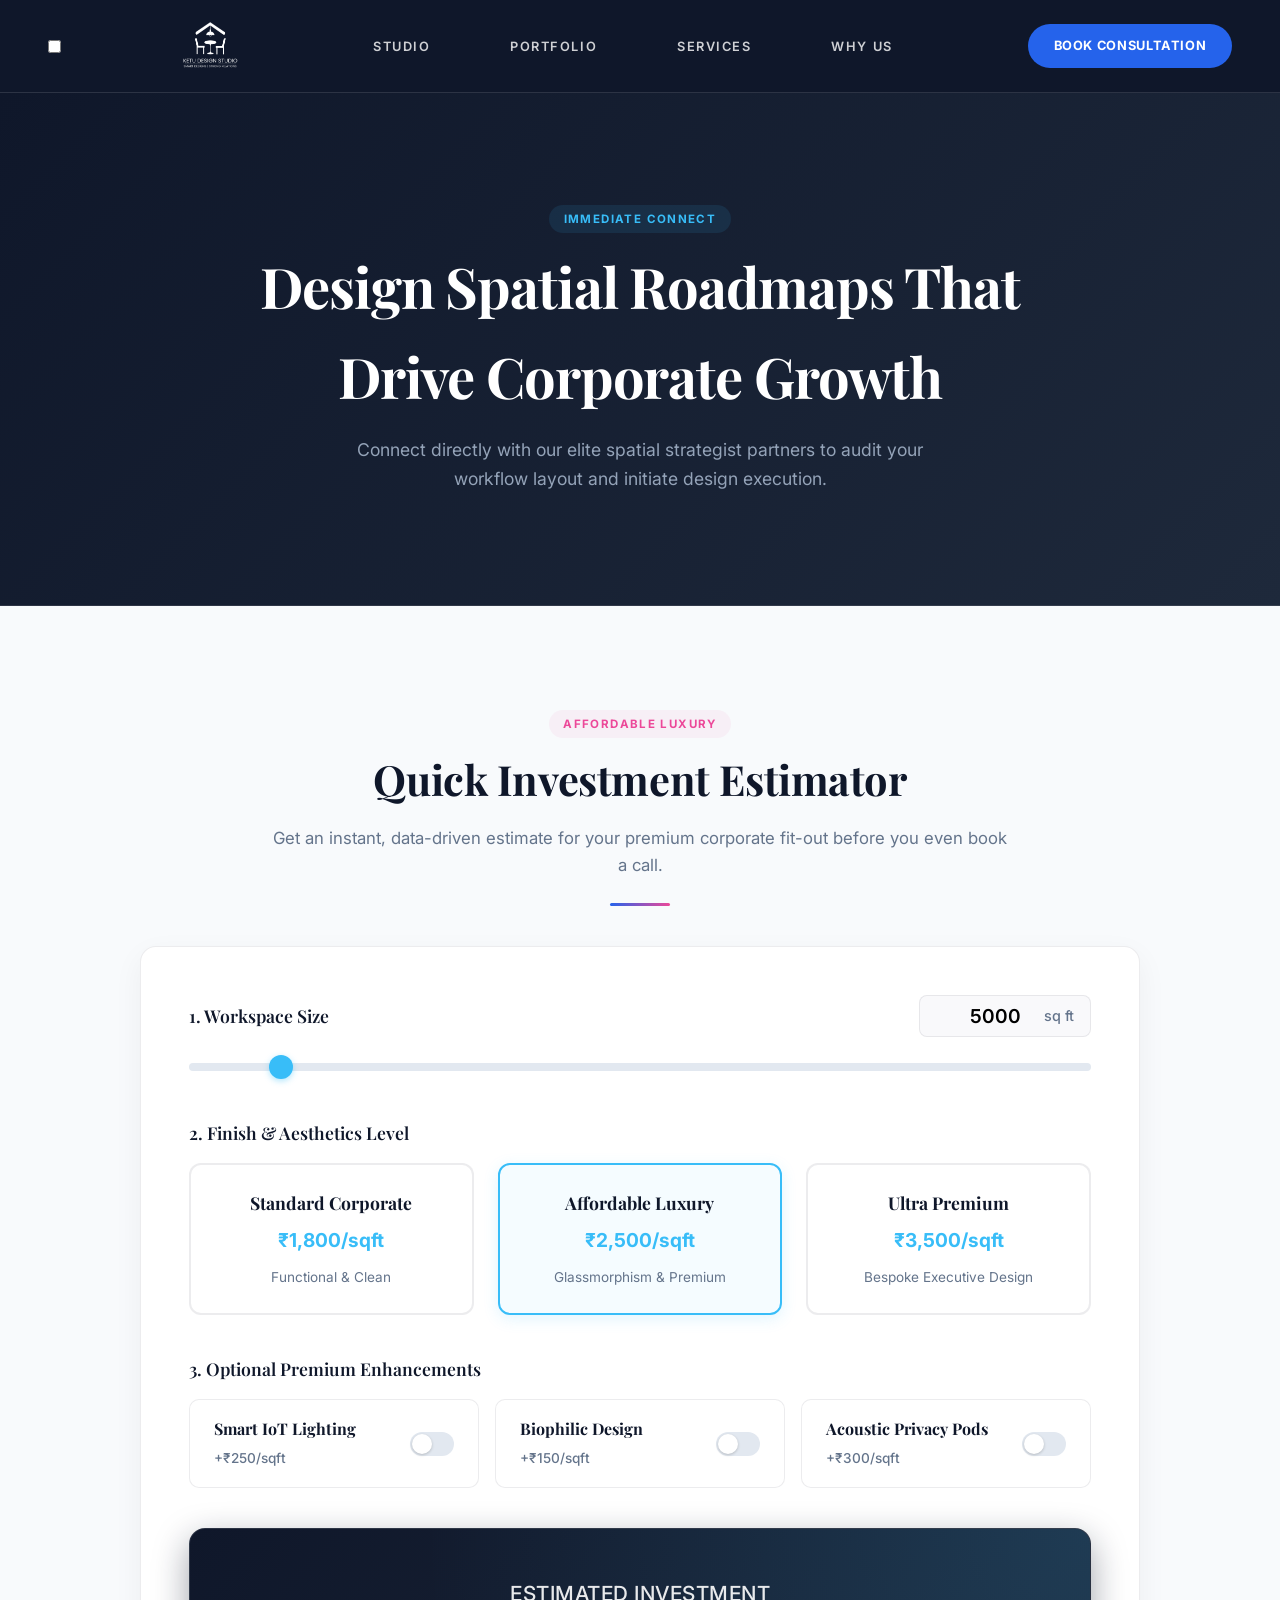
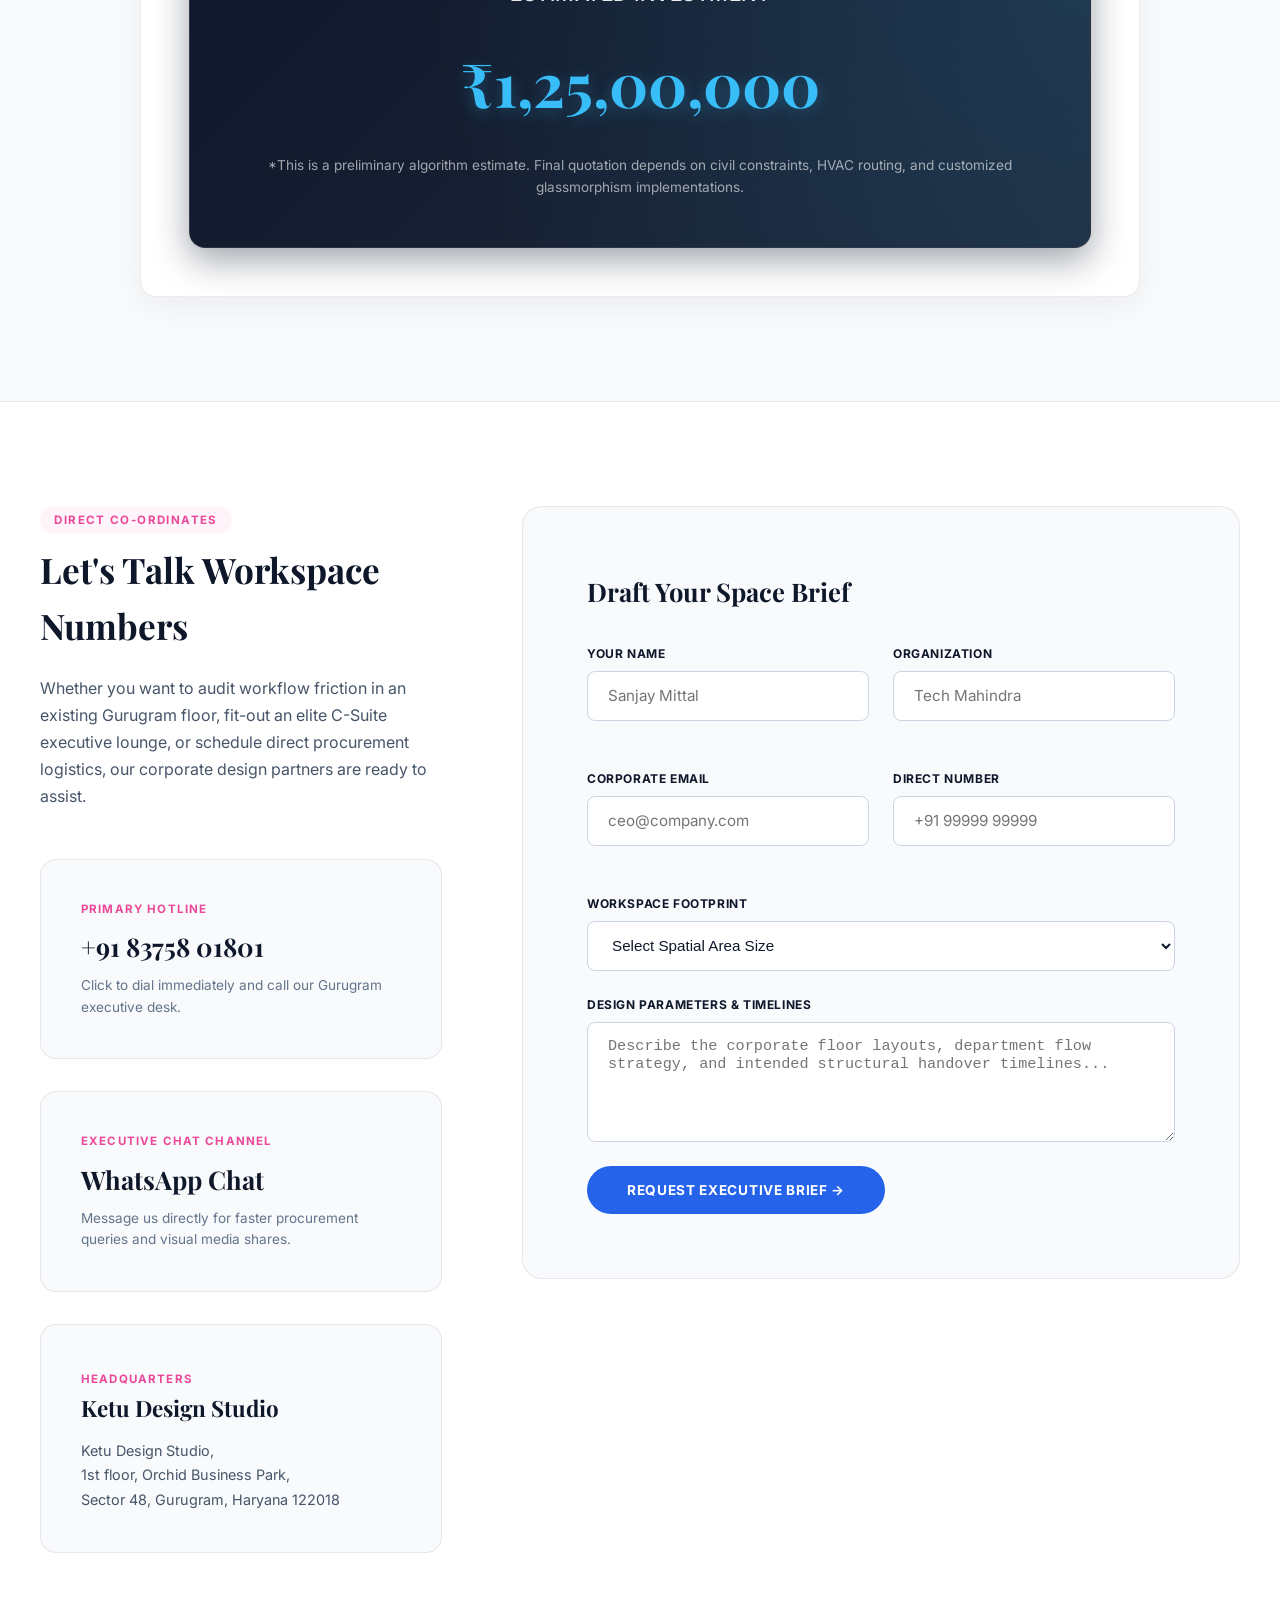
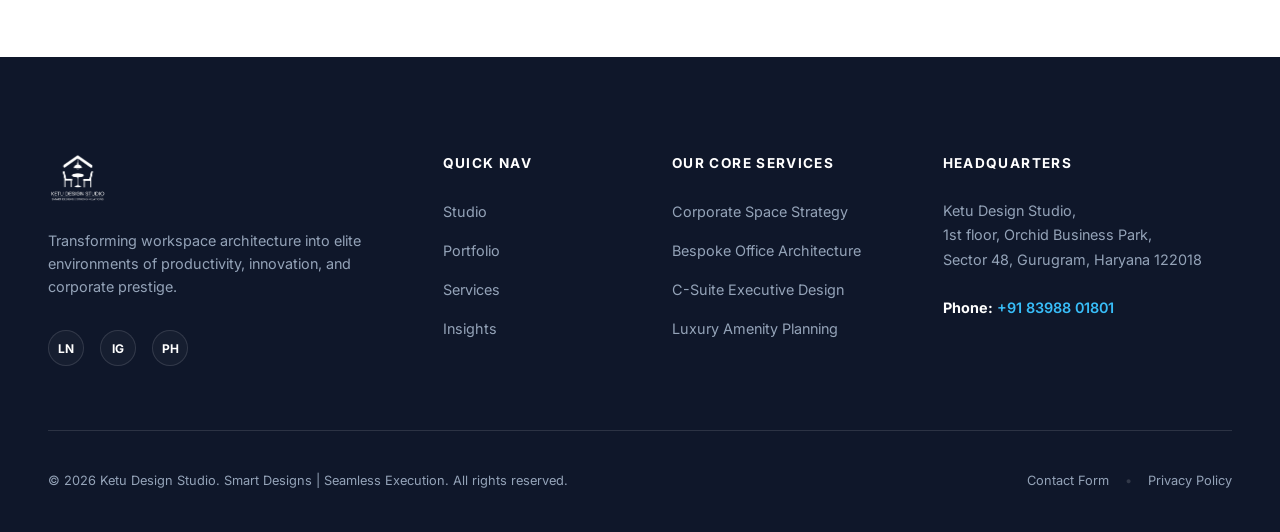
<file: contact.html>
<!DOCTYPE html>
<html lang="en">
<head>
    <meta charset="UTF-8" />
    <meta http-equiv="X-UA-Compatible" content="IE=edge" />
    <meta name="viewport" content="width=device-width, initial-scale=1.0" />
    <title>Schedule a Workspace Audit | Ketu Design Studio</title>
    <!-- Google Fonts: Playfair Display (Serif) & Inter (Sans-Serif) -->
    <link rel="preconnect" href="https://fonts.googleapis.com" />
    <link rel="preconnect" href="https://fonts.gstatic.com" crossorigin />
    <link href="https://fonts.googleapis.com/css2?family=Inter:wght@300;400;500;600;700&family=Playfair+Display:ital,wght@0,400;0,600;0,700;1,400&display=swap" rel="stylesheet" />
    <link rel="stylesheet" href="style.css" />
</head>
<body>

    <!-- Top Navigation Bar -->
    <nav class="navbar">
        <div class="logo">
            <a href="index.html">
                <img src="logo.png" alt="Ketu Design Studio" />
            </a>
        </div>
        <ul class="nav-links">
            <li><a href="index.html">STUDIO</a></li>
            <li><a href="portfolio.html">PORTFOLIO</a></li>
            <li><a href="services.html">SERVICES</a></li>
            <li><a href="whyus.html">WHY US</a></li>
        </ul>
        <div class="nav-cta">
            <a href="contact.html" class="consultation-btn-nav">BOOK CONSULTATION</a>
        </div>
    </nav>

    <!-- Floating Mobile/Tablet Consultation Trigger -->
    <a href="contact.html" class="floating-consultation-btn">Book a Consultation</a>

    <!-- Page Banner -->
    <header class="page-banner">
        <div class="page-banner-content">
            <span class="badge badge-light">IMMEDIATE CONNECT</span>
            <h1>Design Spatial Roadmaps That Drive Corporate Growth</h1>
            <p>Connect directly with our elite spatial strategist partners to audit your workflow layout and initiate design execution.</p>
        </div>
    </header>

    <!-- Estimation Calculator Section -->
    <section class="page-section" style="background-color: var(--light-bg); border-bottom: 1px solid var(--dark-border);">
        <div class="page-container-large">
            <div class="section-header" style="padding-top: 0;">
                <span class="badge">AFFORDABLE LUXURY</span>
                <h2>Quick Investment Estimator</h2>
                <p class="section-subtitle">Get an instant, data-driven estimate for your premium corporate fit-out before you even book a call.</p>
                <div class="divider"></div>
            </div>

            <div class="calculator-container advanced-calc">
                <div class="calc-top-row">
                    <!-- Area Slider -->
                    <div class="calc-section">
                        <div class="calc-section-header">
                            <h3>1. Workspace Size</h3>
                            <div class="area-input-wrapper">
                                <input type="number" id="calc-area" value="5000" min="500" max="50000">
                                <span>sq ft</span>
                            </div>
                        </div>
                        <input type="range" id="calc-area-slider" min="500" max="50000" step="500" value="5000" class="styled-slider">
                    </div>
                </div>

                <!-- Quality Cards -->
                <div class="calc-section">
                    <h3>2. Finish & Aesthetics Level</h3>
                    <div class="quality-cards">
                        <label class="quality-card">
                            <input type="radio" name="calc-quality" value="1800">
                            <div class="card-content">
                                <h4>Standard Corporate</h4>
                                <p>₹1,800/sqft</p>
                                <span>Functional & Clean</span>
                            </div>
                        </label>
                        <label class="quality-card active">
                            <input type="radio" name="calc-quality" value="2500" checked>
                            <div class="card-content">
                                <h4>Affordable Luxury</h4>
                                <p>₹2,500/sqft</p>
                                <span>Glassmorphism & Premium</span>
                            </div>
                        </label>
                        <label class="quality-card">
                            <input type="radio" name="calc-quality" value="3500">
                            <div class="card-content">
                                <h4>Ultra Premium</h4>
                                <p>₹3,500/sqft</p>
                                <span>Bespoke Executive Design</span>
                            </div>
                        </label>
                    </div>
                </div>

                <!-- Add-ons -->
                <div class="calc-section">
                    <h3>3. Optional Premium Enhancements</h3>
                    <div class="addons-grid">
                        <label class="addon-toggle">
                            <div class="addon-info">
                                <h4>Smart IoT Lighting</h4>
                                <span>+₹250/sqft</span>
                            </div>
                            <input type="checkbox" class="calc-addon" value="250">
                            <span class="toggle-switch"></span>
                        </label>
                        <label class="addon-toggle">
                            <div class="addon-info">
                                <h4>Biophilic Design</h4>
                                <span>+₹150/sqft</span>
                            </div>
                            <input type="checkbox" class="calc-addon" value="150">
                            <span class="toggle-switch"></span>
                        </label>
                        <label class="addon-toggle">
                            <div class="addon-info">
                                <h4>Acoustic Privacy Pods</h4>
                                <span>+₹300/sqft</span>
                            </div>
                            <input type="checkbox" class="calc-addon" value="300">
                            <span class="toggle-switch"></span>
                        </label>
                    </div>
                </div>
                
                <div class="calc-result-panel">
                    <h3>Estimated Investment</h3>
                    <div class="calc-amount" id="calc-total">₹1,25,00,000</div>
                    <p class="calc-disclaimer">*This is a preliminary algorithm estimate. Final quotation depends on civil constraints, HVAC routing, and customized glassmorphism implementations.</p>
                </div>
            </div>
        </div>
    </section>

    <!-- Contact & Consultation Hub -->
    <section class="page-section">
        <div class="page-container-large">
            <div class="contact-hub-row">
                
                <!-- Left Coordinates Side -->
                <div class="contact-coordinates-side">
                    <span class="badge">DIRECT CO-ORDINATES</span>
                    <h2 style="margin-top: 0.5rem;">Let's Talk Workspace Numbers</h2>
                    <p class="contact-intro">
                        Whether you want to audit workflow friction in an existing Gurugram floor, fit-out an elite C-Suite executive lounge, or schedule direct procurement logistics, our corporate design partners are ready to assist.
                    </p>
                    
                    <!-- Call Link -->
                    <a href="tel:+918375801801" class="contact-card-link">
                        <span class="contact-card-label">Primary Hotline</span>
                        <span class="contact-card-value">+91 83758 01801</span>
                        <span class="contact-card-desc">Click to dial immediately and call our Gurugram executive desk.</span>
                    </a>
                    
                    <!-- WhatsApp Link -->
                    <a href="https://wa.me/918398801801" target="_blank" class="contact-card-link">
                        <span class="contact-card-label">Executive Chat Channel</span>
                        <span class="contact-card-value">WhatsApp Chat</span>
                        <span class="contact-card-desc">Message us directly for faster procurement queries and visual media shares.</span>
                    </a>

                    <!-- Address Block -->
                    <div style="background-color: var(--light-bg); border: 1px solid var(--dark-border); padding: 2.5rem; border-radius: 16px;">
                        <span class="contact-card-label">Headquarters</span>
                        <h4 style="font-family: var(--font-serif); font-size: 1.4rem; color: var(--premium-blue-dark); margin-bottom: 0.75rem;">Ketu Design Studio</h4>
                        <p style="font-size: 0.9rem; color: #475569; line-height: 1.7;">
                            Ketu Design Studio,<br>
                    1st floor, Orchid Business Park,<br>
                    Sector 48, Gurugram, Haryana 122018
                        </p>
                    </div>
                </div>

                <!-- Right Form Side -->
                <div class="contact-form-side">
                    <h3>Draft Your Space Brief</h3>
                    
                    <form action="#" method="POST" onsubmit="alert('Thank you for initiating your design journey. Our executive spatial strategist will contact you within 4 hours.'); return false;">
                        <div class="form-group-row">
                            <div class="form-group">
                                <label for="name">Your Name</label>
                                <input type="text" id="name" placeholder="Sanjay Mittal" required />
                            </div>
                            <div class="form-group">
                                <label for="org">Organization</label>
                                <input type="text" id="org" placeholder="Tech Mahindra" required />
                            </div>
                        </div>

                        <div class="form-group-row">
                            <div class="form-group">
                                <label for="email">Corporate Email</label>
                                <input type="email" id="email" placeholder="ceo@company.com" required />
                            </div>
                            <div class="form-group">
                                <label for="phone">Direct Number</label>
                                <input type="tel" id="phone" placeholder="+91 99999 99999" required />
                            </div>
                        </div>

                        <div class="form-group">
                            <label for="size">Workspace Footprint</label>
                            <select id="size" required>
                                <option value="" disabled selected>Select Spatial Area Size</option>
                                <option value="small">Under 5,000 sq ft</option>
                                <option value="medium">5,000 - 15,000 sq ft</option>
                                <option value="large">15,000 - 30,000 sq ft</option>
                                <option value="enterprise">30,000+ sq ft (Enterprise HQ)</option>
                            </select>
                        </div>

                        <div class="form-group">
                            <label for="message">Design Parameters & Timelines</label>
                            <textarea id="message" placeholder="Describe the corporate floor layouts, department flow strategy, and intended structural handover timelines..." required></textarea>
                        </div>

                        <button type="submit" class="submit-btn">REQUEST EXECUTIVE BRIEF &rarr;</button>
                    </form>
                </div>

            </div>
        </div>
    </section>

    <!-- Expanded Premium Footer -->
    <footer class="footer">
        <div class="footer-top">
            <div class="footer-brand-col">
                <img src="logo.png" alt="Ketu Design Studio" class="footer-logo" />
                <p class="brand-pitch">
                    Transforming workspace architecture into elite environments of productivity, innovation, and corporate prestige.
                </p>
                <div class="social-links">
                    <a href="https://linkedin.com" target="_blank" aria-label="LinkedIn">LN</a>
                    <a href="https://instagram.com" target="_blank" aria-label="Instagram">IG</a>
                    <a href="tel:+918375801801" aria-label="Phone">PH</a>
                </div>
            </div>
            
            <div class="footer-links-col">
                <h3>Quick Nav</h3>
                <ul>
                    <li><a href="index.html">Studio</a></li>
                    <li><a href="portfolio.html">Portfolio</a></li>
                    <li><a href="services.html">Services</a></li>
                    <li><a href="insights.html">Insights</a></li>
                </ul>
            </div>

            <div class="footer-links-col">
                <h3>Our Core Services</h3>
                <ul>
                    <li><a href="services.html#strategy">Corporate Space Strategy</a></li>
                    <li><a href="services.html#architecture">Bespoke Office Architecture</a></li>
                    <li><a href="services.html#suites">C-Suite Executive Design</a></li>
                    <li><a href="services.html#amenities">Luxury Amenity Planning</a></li>
                </ul>
            </div>

            <div class="footer-contact-col">
                <h3>Headquarters</h3>
                <p class="footer-address">
                    Ketu Design Studio,<br>
                    1st floor, Orchid Business Park,<br>

                    Sector 48, Gurugram, Haryana 122018
                </p>
                <p class="footer-phone">
                    <strong>Phone:</strong> <a href="tel:+918398801801">+91 83988 01801</a>
                </p>
            </div>
        </div>

        <div class="footer-bottom">
            <p>&copy; 2026 Ketu Design Studio. Smart Designs | Seamless Execution. All rights reserved.</p>
            <div class="footer-bottom-links">
                <a href="contact.html">Contact Form</a>
                <span class="bullet">&bull;</span>
                <a href="#">Privacy Policy</a>
            </div>
        </div>
    </footer>

    <script src="script.js"></script>
    <script>
    document.addEventListener('DOMContentLoaded', function() {
        const calcArea = document.getElementById('calc-area');
        const calcAreaSlider = document.getElementById('calc-area-slider');
        const qualityRadios = document.querySelectorAll('input[name="calc-quality"]');
        const addonCheckboxes = document.querySelectorAll('.calc-addon');
        const calcTotal = document.getElementById('calc-total');

        if (!calcArea || !calcTotal) return;

        // Sync slider and number input
        calcArea.addEventListener('input', function() {
            calcAreaSlider.value = this.value;
            updateEstimate();
        });
        calcAreaSlider.addEventListener('input', function() {
            calcArea.value = this.value;
            updateEstimate();
        });

        // Update active class on quality cards
        qualityRadios.forEach(radio => {
            radio.addEventListener('change', function() {
                document.querySelectorAll('.quality-card').forEach(card => card.classList.remove('active'));
                if (this.checked) {
                    this.closest('.quality-card').classList.add('active');
                }
                updateEstimate();
            });
        });

        addonCheckboxes.forEach(cb => {
            cb.addEventListener('change', updateEstimate);
        });

        function updateEstimate() {
            const area = parseFloat(calcArea.value) || 0;
            
            let baseRate = 2500;
            const checkedQuality = document.querySelector('input[name="calc-quality"]:checked');
            if (checkedQuality) baseRate = parseFloat(checkedQuality.value);

            let addonRate = 0;
            addonCheckboxes.forEach(cb => {
                if (cb.checked) addonRate += parseFloat(cb.value);
            });

            const total = area * (baseRate + addonRate);
            
            const formatter = new Intl.NumberFormat('en-IN', {
                style: 'currency',
                currency: 'INR',
                maximumFractionDigits: 0
            });
            
            calcTotal.textContent = formatter.format(total);
        }
        
        // Initial call
        updateEstimate();
    });
    </script>
</body>
</html>
</file>
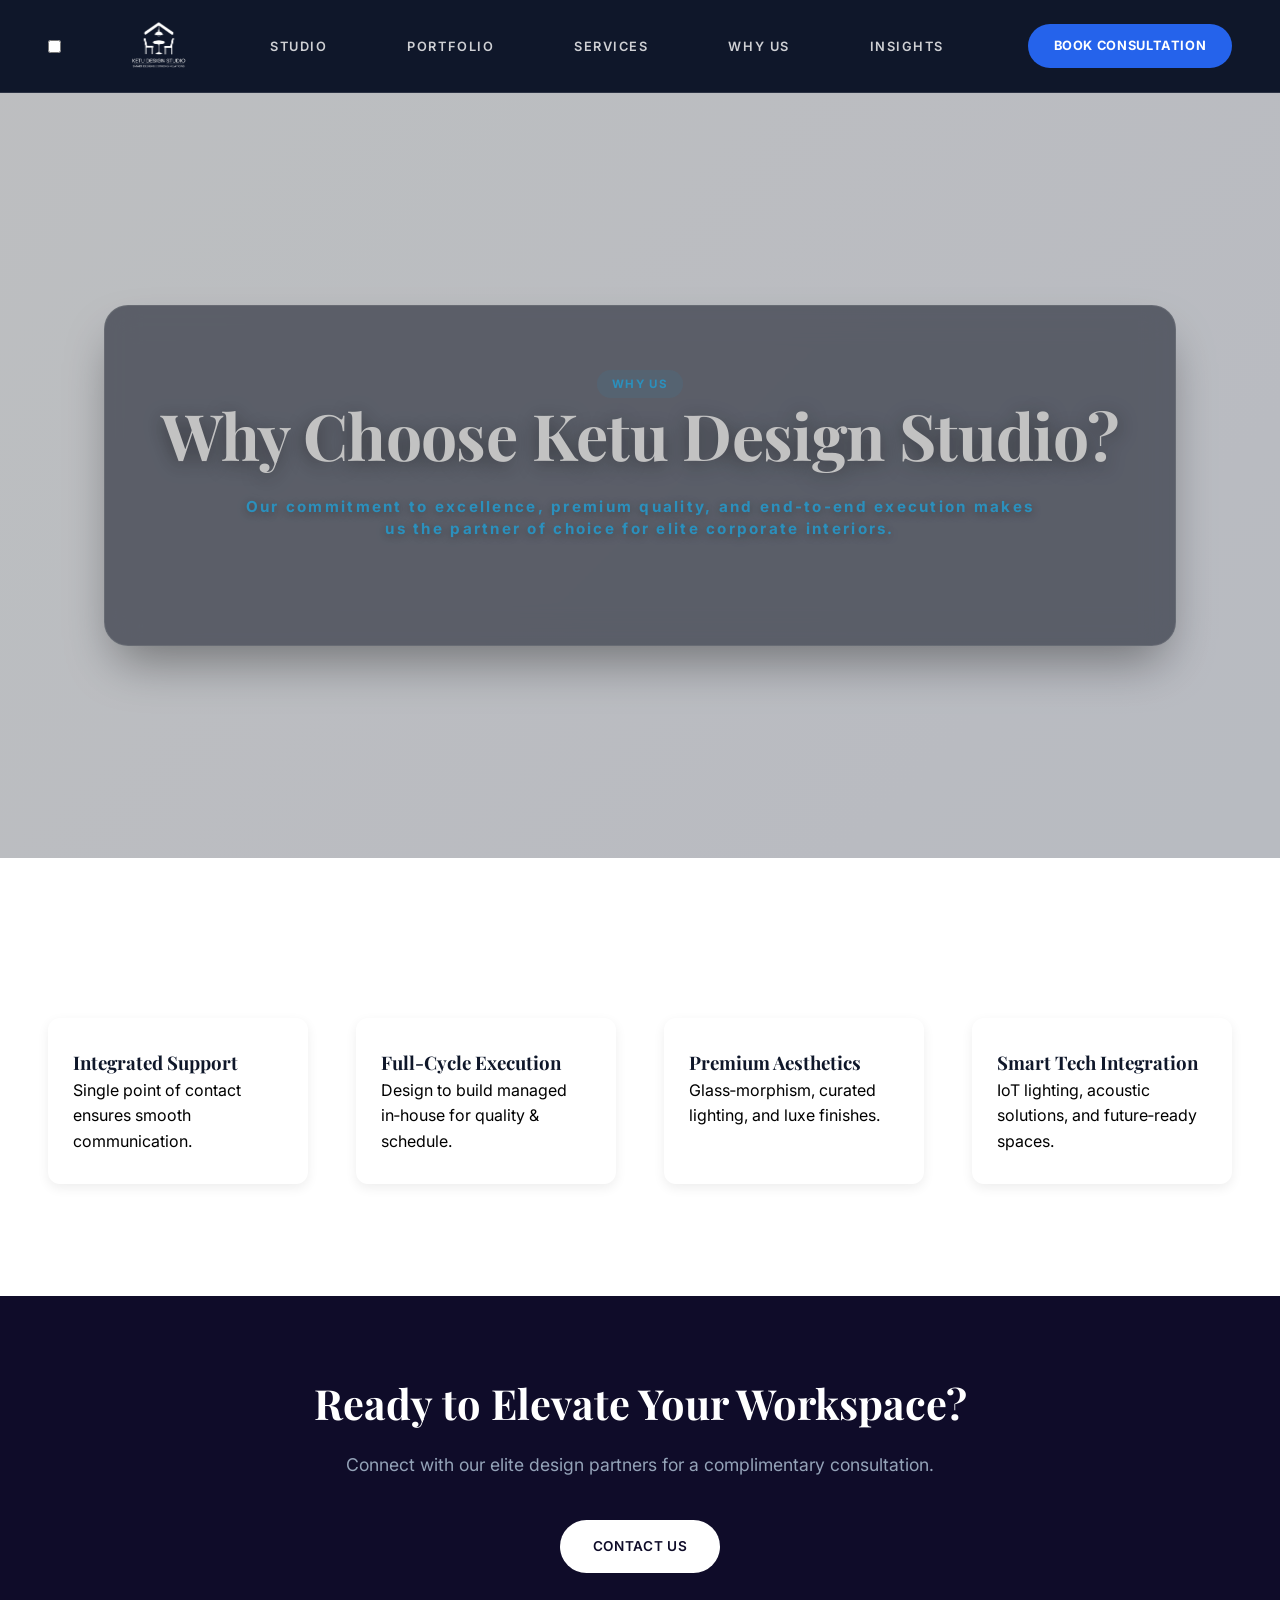
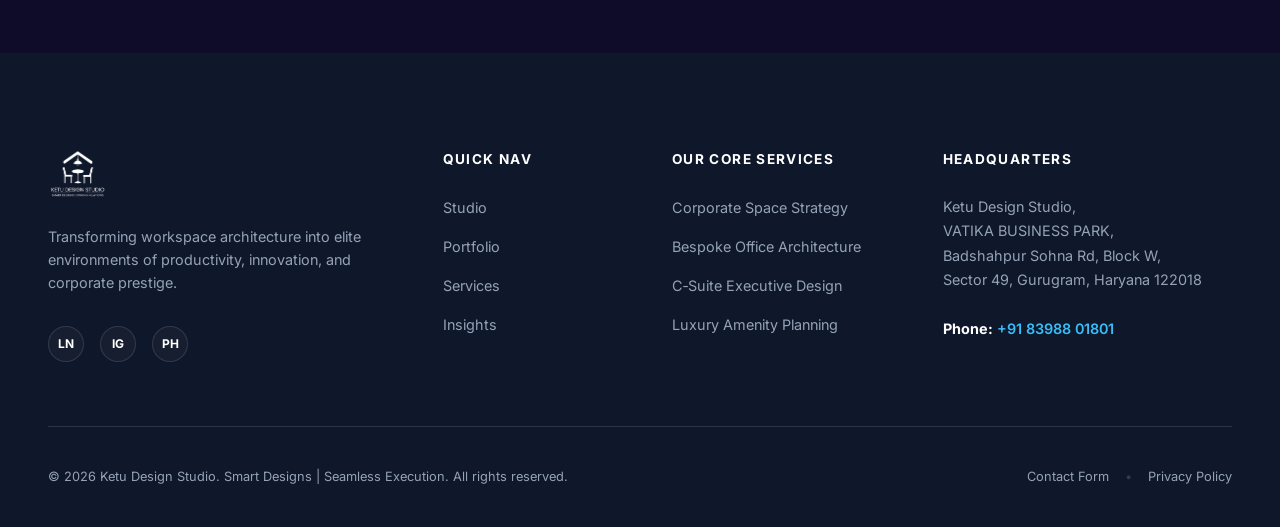
<file: whyus.html>
<!DOCTYPE html>
<html lang="en">
<head>
    <meta charset="UTF-8" />
    <meta http-equiv="X-UA-Compatible" content="IE=edge" />
    <meta name="viewport" content="width=device-width, initial-scale=1.0" />
    <title>Why Choose Ketu Design Studio? | Premium Workspace Solutions</title>
    <link rel="preconnect" href="https://fonts.googleapis.com" />
    <link rel="preconnect" href="https://fonts.gstatic.com" crossorigin />
    <link href="https://fonts.googleapis.com/css2?family=Inter:wght@300;400;500;600;700&family=Playfair+Display:ital,wght@0,400;0,600;0,700;1,400&display=swap" rel="stylesheet" />
    <link rel="stylesheet" href="style.css" />
    <meta name="description" content="Discover why Ketu Design Studio stands out with dedicated support, in‑house execution, premium quality standards, and luxury interior expertise." />
    <style>
        ..why-us-hero {
    background: url('assets/why_us_bg.png') center/cover no-repeat !important;
}
        .whyus-page .why-us-grid{
    display:grid;
    grid-template-columns: repeat(auto-fit, minmax(260px,1fr));
    gap:2rem;
    margin-top:3rem;
}
        .whyus-page .why-us-card{
            background:#fff;
            border-radius:12px;
            padding:1.8rem 1.5rem;
            box-shadow:0 4px 12px rgba(0,0,0,0.07);
            opacity:0;
            transform:translateY(20px);
            transition:all .5s ease-out;
        }
        .whyus-page .why-us-card.visible{
            opacity:1;
            transform:none;
        }
        .whyus-page .why-us-card:hover{
            transform:translateY(-6px);
            box-shadow:0 8px 20px rgba(0,0,0,0.15);
        }
        .whyus-page .cta{
            background:#0f0c29;
            color:#fff;
            padding:80px 0;
            text-align:center;
        }
        .whyus-page .cta .btn{
            background:#fff;
            color:#0f0c29;
            padding:.9rem 2rem;
            border-radius:30px;
            font-weight:600;
            transition:background .3s,transform .3s;
        }
        .whyus-page .cta .btn:hover{
            background:#e0e0e0;
            transform:translateY(-3px);
        }
        @media(max-width:768px){
            .whyus-page .page-banner{padding:80px 0 70px;}
            .whyus-page .why-us-grid{grid-template-columns:1fr;}
        }
    </style>
</head>
<body class="whyus-page">
    <!-- Top Navigation Bar -->
    <nav class="navbar">
        <div class="logo"><a href="index.html"><img src="logo.png" alt="Ketu Design Studio" /></a></div>
        <ul class="nav-links">
            <li><a href="index.html">STUDIO</a></li>
            <li><a href="portfolio.html">PORTFOLIO</a></li>
            <li><a href="services.html">SERVICES</a></li>
            <li><a href="whyus.html">WHY US</a></li>
        <li><a href="insights.html">INSIGHTS</a></li>
</ul>
        <div class="nav-cta">
            <a href="contact.html" class="consultation-btn-nav">BOOK CONSULTATION</a>
        </div>
    </nav>

    <!-- Page Banner -->
    <section class="hero why-us-hero">

        <div class="hero-overlay"></div>
        <div class="hero-glass-card">
            <span class="badge badge-light">WHY US</span>
            <h1 class="hero-title">Why Choose Ketu Design Studio?</h1>
            <p class="hero-subtitle">Our commitment to excellence, premium quality, and end‑to‑end execution makes us the partner of choice for elite corporate interiors.</p>
        </div>
    </section>

    <!-- Why Us Content -->
    <section class="page-section" id="why-us-details">
        <div class="page-container-large">
        
            <div class="why-us-grid">
                <div class="why-us-card">
                    <h3>Integrated Support</h3>
                    <p>Single point of contact ensures smooth communication.</p>
                </div>
                <div class="why-us-card">
                    <h3>Full‑Cycle Execution</h3>
                    <p>Design to build managed in‑house for quality & schedule.</p>
                </div>
                <div class="why-us-card">
                    <h3>Premium Aesthetics</h3>
                    <p>Glass‑morphism, curated lighting, and luxe finishes.</p>
                </div>
                <div class="why-us-card">
                    <h3>Smart Tech Integration</h3>
                    <p>IoT lighting, acoustic solutions, and future‑ready spaces.</p>
                </div>
            </div>
        </div>
    </section>

    <!-- Call to Action -->
    <section class="cta">
        <div class="cta-content">
            <h2>Ready to Elevate Your Workspace?</h2>
            <p>Connect with our elite design partners for a complimentary consultation.</p>
            <div class="cta-buttons">
                <a href="contact.html" class="btn btn-outlined">CONTACT US</a>
            </div>
        </div>
    </section>

    <!-- Footer (reuse same footer as other pages) -->
    <footer class="footer">
        <div class="footer-top">
            <div class="footer-brand-col">
                <img src="logo.png" alt="Ketu Design Studio" class="footer-logo" />
                <p class="brand-pitch">Transforming workspace architecture into elite environments of productivity, innovation, and corporate prestige.</p>
                <div class="social-links">
                    <a href="https://linkedin.com" target="_blank" aria-label="LinkedIn">LN</a>
                    <a href="https://instagram.com" target="_blank" aria-label="Instagram">IG</a>
                    <a href="tel:+918398801801" aria-label="Phone">PH</a>
                </div>
            </div>
            <div class="footer-links-col">
                <h3>Quick Nav</h3>
                <ul>
                    <li><a href="index.html">Studio</a></li>
                    <li><a href="portfolio.html">Portfolio</a></li>
                    <li><a href="services.html">Services</a></li>
                    <li><a href="insights.html">Insights</a></li>
                </ul>
            </div>
            <div class="footer-links-col">
                <h3>Our Core Services</h3>
                <ul>
                    <li><a href="services.html#strategy">Corporate Space Strategy</a></li>
                    <li><a href="services.html#architecture">Bespoke Office Architecture</a></li>
                    <li><a href="services.html#suites">C‑Suite Executive Design</a></li>
                    <li><a href="services.html#amenities">Luxury Amenity Planning</a></li>
                </ul>
            </div>
            <div class="footer-contact-col">
                <h3>Headquarters</h3>
                <p class="footer-address">Ketu Design Studio,<br/>VATIKA BUSINESS PARK,<br/>Badshahpur Sohna Rd, Block W,<br/>Sector 49, Gurugram, Haryana 122018</p>
                <p class="footer-phone"><strong>Phone:</strong> <a href="tel:+918398801801">+91 83988 01801</a></p>
            </div>
        </div>
        <div class="footer-bottom">
            <p>&copy; 2026 Ketu Design Studio. Smart Designs | Seamless Execution. All rights reserved.</p>
            <div class="footer-bottom-links">
                <a href="contact.html">Contact Form</a>
                <span class="bullet">&bull;</span>
                <a href="#">Privacy Policy</a>
            </div>
        </div>
    </footer>

    <script src="script.js"></script>
<script>
  document.addEventListener('DOMContentLoaded', function() {
    const cards = document.querySelectorAll('.why-us-card');
    const observer = new IntersectionObserver((entries) => {
      entries.forEach(entry => {
        if (entry.isIntersecting) {
          entry.target.classList.add('visible');
          observer.unobserve(entry.target);
        }
      });
    }, { threshold: 0.2 });
    cards.forEach(card => observer.observe(card));
  });
</script>
</body>
</html>
</file>
<file: style.css>
/* style.css */

/* --- Modern Corporate Color System & Tokens --- */
:root {
    --white-bg: #FFFFFF;              /* 60% - Clean structural background */
    --light-bg: #F8FAFC;              /* Clean off-white bg for sections */
    
    --premium-blue-dark: #0F172A;     /* 35% - Rich Slate/Navy Blue */
    --premium-blue-nav: #0F172A;      /* Matches screenshot dark navy navbar */
    --premium-blue-mid: #1E293B;      /* Mid slate for dark components */
    --premium-blue-button: #2563EB;   /* Premium blue button background from screenshot */
    --premium-blue-button-hover: #1D4ED8;
    
    --accent-cyan: #38BDF8;           /* Beautiful bright cyan for hero subtitle and badges */
    --premium-pink-accent: #EC4899;   /* 5% - Ultra-subtle deep pink highlight, used sparingly */
    
    --glass-border: rgba(255, 255, 255, 0.12); /* User's requested glass border style */
    --dark-border: rgba(15, 23, 42, 0.08);     /* Subtle border for light cards */
    
    /* Strict Two-Font Style System */
    --font-serif: 'Playfair Display', serif; /* Font A: Bold & Premium Headline Typography */
    --font-sans: 'Inter', sans-serif;        /* Font B: Classic & Minimal Details/Body Typography */
}

/* --- Global Reset & Modern Styles --- */
* {
    margin: 0;
    padding: 0;
    box-sizing: border-box;
}

html {
    scroll-behavior: smooth;
}

body {
    background-color: var(--white-bg);
    color: #334155;
    font-family: var(--font-sans);
    line-height: 1.6;
    overflow-x: hidden;
    -webkit-font-smoothing: antialiased;
}

h1, h2, h3, h4 {
    color: var(--premium-blue-dark);
    font-family: var(--font-serif);
    font-weight: 700;
}

p, span, li, a, button, input {
    font-family: var(--font-sans);
}

/* --- Reusable Components & Typography --- */
.section-header {
    text-align: center;
    padding: 5rem 2rem 2.5rem 2rem;
    max-width: 800px;
    margin: 0 auto;
}

.section-header h2 {
    font-family: var(--font-serif);
    font-size: 2.6rem;
    margin-top: 0.5rem;
    letter-spacing: -0.01em;
}

.section-subtitle {
    font-size: 1.05rem;
    color: #64748B;
    margin-top: 0.8rem;
    font-weight: 400;
}

.badge {
    display: inline-block;
    padding: 0.3rem 0.9rem;
    font-size: 0.72rem;
    font-weight: 700;
    letter-spacing: 0.12em;
    color: var(--premium-pink-accent);
    background-color: rgba(236, 72, 153, 0.06);
    border-radius: 9999px;
    text-transform: uppercase;
}

.badge-light {
    color: var(--accent-cyan);
    background-color: rgba(56, 189, 248, 0.1);
}

.divider {
    width: 60px;
    height: 3px;
    background: linear-gradient(90deg, var(--premium-blue-button), var(--premium-pink-accent));
    margin: 1.5rem auto 0 auto;
    border-radius: 99px;
}

/* --- Pill Buttons --- */
.btn {
    display: inline-flex;
    align-items: center;
    justify-content: center;
    padding: 0.9rem 2.2rem;
    border-radius: 9999px;
    font-size: 0.85rem;
    font-weight: 700;
    text-decoration: none;
    letter-spacing: 0.05em;
    transition: all 0.3s cubic-bezier(0.4, 0, 0.2, 1);
    cursor: pointer;
}

.btn-filled {
    background-color: var(--premium-blue-button);
    color: #FFFFFF;
    box-shadow: 0 4px 14px rgba(37, 99, 235, 0.3);
}

.btn-filled:hover {
    background-color: var(--premium-blue-button-hover);
    transform: translateY(-2px);
    box-shadow: 0 6px 20px rgba(37, 99, 235, 0.4);
}

.btn-outlined {
    background-color: transparent;
    color: #FFFFFF;
    border: 1px solid var(--glass-border);
}

.btn-outlined:hover {
    background-color: rgba(255, 255, 255, 0.08);
    border-color: #FFFFFF;
    transform: translateY(-2px);
}

/* --- Floating Call to Action --- */
.floating-consultation-btn {
    position: fixed;
    bottom: 25px;
    right: 25px;
    background-color: var(--premium-pink-accent);
    color: #FFFFFF;
    padding: 0.9rem 1.6rem;
    border-radius: 9999px;
    text-decoration: none;
    font-weight: 700;
    font-size: 0.85rem;
    box-shadow: 0 10px 25px rgba(236, 72, 153, 0.3);
    z-index: 9999;
    letter-spacing: 0.02em;
    transition: all 0.3s ease;
    display: none; /* Only shown on mobile/tablets where nav is hidden or smaller */
}

.floating-consultation-btn:hover {
    transform: translateY(-3px) scale(1.02);
    box-shadow: 0 12px 30px rgba(236, 72, 153, 0.4);
}

/* --- Premium Navigation Bar --- */
.navbar {
    display: flex;
    align-items: center;
    justify-content: space-between;
    background-color: var(--premium-blue-nav);
    padding: 1.25rem 3rem;
    position: sticky;
    top: 0;
    z-index: 1000;
    border-bottom: 1px solid var(--glass-border);
}

.logo img {
    height: 52px;
    display: block;
    transition: transform 0.3s ease;
}

.logo img:hover {
    transform: scale(1.03);
}

.nav-links {
    list-style: none;
    display: flex;
    gap: 3rem;
}

.nav-links li a {
    text-decoration: none;
    color: rgba(255, 255, 255, 0.8);
    font-size: 0.8rem;
    font-weight: 600;
    letter-spacing: 0.12em;
    padding: 0.4rem 1rem;
    border-radius: 9999px;
    transition: all 0.25s ease;
}

.nav-links li a:hover {
    color: #FFFFFF;
    background-color: rgba(255, 255, 255, 0.1);
}

.nav-links li.active a {
    color: #FFFFFF;
    background-color: var(--premium-blue-button);
}

.consultation-btn-nav {
    display: inline-block;
    background-color: var(--premium-blue-button);
    color: #FFFFFF;
    padding: 0.75rem 1.6rem;
    border-radius: 9999px;
    text-decoration: none;
    font-size: 0.8rem;
    font-weight: 700;
    letter-spacing: 0.05em;
    transition: all 0.3s ease;
}

.consultation-btn-nav:hover {
    background-color: var(--premium-blue-button-hover);
    transform: translateY(-1px);
    box-shadow: 0 4px 12px rgba(37, 99, 235, 0.2);
}

/* --- Hero Section (Visibility and Contrast Overhaul) --- */
.hero {
    position: relative;
    min-height: 85vh;
    background: url('https://thumbs.dreamstime.com/b/modern-white-blue-open-space-office-interior-sleek-minimalist-design-343463610.jpg') center/cover no-repeat;
    display: flex;
    align-items: center;
    justify-content: center;
    color: #FFFFFF;
    overflow: hidden;
    padding: 4rem 2rem;
}

/* Animated overlay fade */
.hero-overlay {
    position: absolute;
    inset: 0;
    background: rgba(0, 0, 0, 0.4);
    z-index: 1;
    animation: overlayFade 1.5s ease-out forwards;
    opacity: 0;
}
/* .hero-bg-duplicate {
    position: absolute;
    inset: 0;
    background: url('hero.jpg') center/cover no-repeat;
    z-index: 0;
    opacity: 0.3;
    animation: bgZoom 30s ease-in-out infinite alternate;
} */
@keyframes bgZoom {
    from { transform: scale(1); }
    to { transform: scale(1.08); }
}

@keyframes overlayFade {
    from { opacity: 0; }
    to { opacity: 0.6; }
}

/* Glass card entrance animation */
.hero-glass-card {
    animation: glassCardEnter 1s ease-out forwards;
    transform: translateY(30px);
    opacity: 0;
}

@keyframes glassCardEnter {
    to { transform: translateY(0); opacity: 1; }
}

.hero-content {
    position: relative;
    z-index: 2;
    max-width: 950px;
    width: 100%;
}

/* Luxurious glassmorphism text container for perfect visibility */
.hero-glass-card {
    background: rgba(15, 23, 42, 0.55);
    backdrop-filter: blur(16px);
    -webkit-backdrop-filter: blur(16px);
    border: 1px solid var(--glass-border);
    padding: 4rem 3.5rem;
    border-radius: 24px;
    box-shadow: 0 25px 50px -12px rgba(0, 0, 0, 0.4);
    display: flex;
    flex-direction: column;
    align-items: center;
    text-align: center;
}

.hero-title {
    font-family: var(--font-serif);
    font-size: 4rem;
    font-weight: 700;
    line-height: 1.15;
    margin-bottom: 1.5rem;
    letter-spacing: -0.01em;
    color: #FFFFFF;
    text-shadow: 0 4px 20px rgba(0, 0, 0, 0.4); /* Contrast shadow */
}

.hero-subtitle {
    font-family: var(--font-sans);
    font-size: 0.95rem;
    font-weight: 700;
    letter-spacing: 0.15em;
    color: var(--accent-cyan);
    margin-bottom: 2.5rem;
    max-width: 800px;
    line-height: 1.5;
    text-shadow: 0 2px 10px rgba(0, 0, 0, 0.4);
}

.hero-buttons {
    display: flex;
    gap: 1.5rem;
}

/* --- Glassmorphism Stats Boxes --- */
 .cta {
    display: flex;
    align-items: center;
    justify-content: center;
    flex-wrap: wrap;
    gap: 2rem;
    background-image: linear-gradient(rgba(0,0,0,0.4), rgba(0,0,0,0.4)), url('cta_lamp.jpg');
    background-size: cover;
    background-position: center;
    background-repeat: no-repeat;
    background-color: var(--premium-blue-dark);
    position: relative;
}


.cta-content {
    /* Content inside overlay box, inherit styles */
    margin: 0;
}

.cta-images {
    display: flex;
    gap: 1rem;
    flex: 1 1 300px;
    justify-content: flex-end;
}

.cta-images img {
    width: 120px;
    height: auto;
    border-radius: 8px;
    object-fit: cover;
    box-shadow: 0 4px 12px rgba(0,0,0,0.2);
}

.stats {
    background-color: var(--premium-blue-dark);
    padding: 5rem 2rem;
    position: relative;
    border-bottom: 1px solid var(--glass-border);
}

.stats-container {
    max-width: 1200px;
    margin: 0 auto;
    display: grid;
    grid-template-columns: repeat(4, 1fr);
    gap: 2rem;
}

.stat-box {
    position: relative;
    background: rgba(255, 255, 255, 0.02);
    border: 1px solid var(--glass-border);
    padding: 3rem 2rem;
    border-radius: 16px;
    text-align: center;
    color: #FFFFFF;
    transition: all 0.4s cubic-bezier(0.4, 0, 0.2, 1);
    overflow: hidden;
}

.stat-box:hover {
    transform: translateY(-8px);
    background: rgba(255, 255, 255, 0.04);
    border-color: rgba(255, 255, 255, 0.25);
    box-shadow: 0 20px 40px rgba(0, 0, 0, 0.3);
}

.stat-box h2 {
    font-family: var(--font-sans);
    font-size: 3rem;
    font-weight: 700;
    color: #FFFFFF;
    margin-bottom: 0.5rem;
    background: linear-gradient(135deg, #FFFFFF 30%, var(--accent-cyan) 100%);
    -webkit-background-clip: text;
    -webkit-text-fill-color: transparent;
}

.stat-box p {
    font-family: var(--font-sans);
    font-size: 0.9rem;
    color: #94A3B8;
    font-weight: 500;
    letter-spacing: 0.02em;
}

.glass-shine {
    position: absolute;
    top: 0;
    left: -100%;
    width: 50%;
    height: 100%;
    background: linear-gradient(
        90deg,
        rgba(255, 255, 255, 0) 0%,
        rgba(255, 255, 255, 0.04) 50%,
        rgba(255, 255, 255, 0) 100%
    );
    transform: skewX(-25deg);
    transition: 0.75s;
}

.stat-box:hover .glass-shine {
    left: 200%;
}

/* --- Infinite Moving Partner Logo Carousel --- */
.partners {
    background-color: var(--white-bg);
    padding: 5rem 0;
    overflow: hidden;
}

.partner-carousel-wrapper {
    width: 100%;
    overflow: hidden;
    position: relative;
    padding: 2.5rem 0;
}

.partner-carousel-wrapper::before,
.partner-carousel-wrapper::after {
    content: '';
    position: absolute;
    left: 5%;
    right: 5%;
    height: 1px;
    background-color: #E2E8F0;
}

.partner-carousel-wrapper::before { top: 0; }
.partner-carousel-wrapper::after { bottom: 0; }

.partner-carousel {
    display: flex;
    gap: 6rem;
    width: max-content;
    animation: marquee 25s linear infinite;
}

.partner-logo img {
    max-height: 60px;
    width: auto;
    display: block;
    margin: auto;
}

.partner-logo {
    display: flex;
    align-items: center;
    justify-content: center;
    height: 80px; /* ensure enough space */
}


.partner-logo:hover {
    color: var(--premium-blue-dark);
}

@keyframes marquee {
    0% { transform: translateX(0); }
    100% { transform: translateX(-50%); }
}

/* --- Philosophy (Premium Deep Blue Container) --- */
.philosophy {
    background-color: var(--premium-blue-dark);
    color: #FFFFFF;
    padding: 7rem 2rem;
    text-align: center;
    position: relative;
}

.philosophy-container {
    max-width: 850px;
    margin: 0 auto;
}

.philosophy h2 {
    font-family: var(--font-serif);
    font-size: 2.8rem;
    font-weight: 600;
    color: #FFFFFF;
    margin-top: 1rem;
    margin-bottom: 2rem;
    line-height: 1.25;
}

.philosophy .accent-text {
    font-family: var(--font-serif);
    font-style: italic;
    color: var(--accent-cyan);
    font-weight: 400;
}

.philosophy-text {
    font-family: var(--font-sans);
    font-size: 1.15rem;
    line-height: 1.8;
    color: #CBD5E1;
    font-weight: 300;
}

/* --- Services Grid Section (60% White Background) --- */
.services {
    background-color: var(--light-bg);
    padding: 6.5rem 2rem;
}

.services-grid {
    max-width: 1200px;
    margin: 3.5rem auto 0 auto;
    display: grid;
    grid-template-columns: repeat(3, 1fr);
    gap: 2.5rem;
}

.service-card {
    background-color: var(--white-bg);
    border: 1px solid var(--dark-border);
    padding: 2rem 1.5rem;
    border-radius: 16px;
    position: relative;
    transition: all 0.4s cubic-bezier(0.4, 0, 0.2, 1);
    display: flex;
    flex-direction: column;
    height: 100%;
}
    .service-img {
    max-width: 100%;
    max-height: 500px; /* increased for larger, more impactful visuals */
    object-fit: cover;
    border-radius: 8px;
    margin-bottom: 0.8rem;
}

/* Gallery specific image sizing for uniform appearance */
    width: 100%;
    aspect-ratio: 1 / 1; /* square uniform appearance */
    object-fit: cover;
    margin-bottom: 1rem;
    height: 250px; /* fixed height for uniformity */
    max-height: none; /* ensure no max-height limits */
    width: 100%;
    aspect-ratio: 1 / 1; /* square uniform appearance */
    object-fit: cover;
    margin-bottom: 1rem;
    max-height: none; /* override global max-height */
    height: auto;
}
        max-width: 100%;
        max-height: 500px; /* increased for larger, more impactful visuals */
        object-fit: cover;
        border-radius: 8px;
        margin-bottom: 0.8rem;
    }
.service-card::before {
    content: '';
    position: absolute;
    top: 0;
    left: 0;
    width: 100%;
    height: 4px;
    background: var(--premium-blue-button);
    border-radius: 16px 16px 0 0;
    transform: scaleX(0);
    transform-origin: left;
    transition: transform 0.4s ease;
}

.service-card:hover {
    transform: translateY(-8px);
    box-shadow: 0 20px 40px rgba(15, 23, 42, 0.06);
    border-color: rgba(37, 99, 235, 0.15);
}

.service-card:hover::before {
    transform: scaleX(1);
}

.service-card:nth-child(5):hover::before {
    background: var(--premium-pink-accent);
}

.card-num {
    font-family: var(--font-sans);
    font-size: 0.85rem;
    font-weight: 700;
    color: var(--premium-blue-button);
    letter-spacing: 0.1em;
    margin-bottom: 1.5rem;
}

.service-card h3 {
    font-family: var(--font-serif);
    font-size: 1.4rem;
    font-weight: 700;
    margin-bottom: 1rem;
    color: var(--premium-blue-dark);
}

.service-card p {
    font-family: var(--font-sans);
    font-size: 0.95rem;
    color: #64748B;
    line-height: 1.6;
    margin-bottom: 2rem;
    flex-grow: 1;
}

.card-link {
    font-family: var(--font-sans);
    font-size: 0.85rem;
    font-weight: 700;
    color: var(--premium-blue-dark);
    text-decoration: none;
    letter-spacing: 0.02em;
    transition: color 0.2s ease;
    align-self: flex-start;
}

.card-link:hover {
    color: var(--premium-blue-button);
}

/* --- Detailed Subpages Styling Grid Layouts --- */

/* Page Banner/Hero Header */
.page-banner {
    position: relative;
    background: linear-gradient(135deg, #0F172A 0%, #1E293B 100%);
    color: #FFFFFF;
    padding: 7rem 2rem;
    text-align: center;
    border-bottom: 1px solid var(--glass-border);
    overflow: hidden;
}

/* --- Side Page Background Variations (no background images, gradients only) --- */
.portfolio-page {
    background: linear-gradient(135deg, #0F172A, #1E293B);
}
.services-page {
    background: linear-gradient(135deg, #0F172A, #1E293B);
}
.whyus-page {
    background: linear-gradient(135deg, #F8FAFC, #EEF2FF);
}
.insights-page {
    background: linear-gradient(135deg, #F8FAFC, #EEF2FF);
}

/* Why Us cards premium styling */
.why-us-card {
    background: rgba(15, 23, 42, 0.55);
    backdrop-filter: blur(12px);
    -webkit-backdrop-filter: blur(12px);
    border: 1px solid var(--glass-border);
    border-radius: 16px;
    padding: 2rem;
    margin: 0.5rem;
    color: #FFFFFF;
    animation: slideInLeft 0.8s ease-out forwards;
}
.why-us-card p{
    color:#000;
}

/* Horizontal slide‑in animation */
@keyframes slideInLeft {
    0% { transform: translateX(-30px); opacity: 0; }
    100% { transform: translateX(0); opacity: 1; }
}
.slide-in-left {
    animation: slideInLeft 0.8s ease-out forwards;
}

.page-banner-content {
    max-width: 800px;
    margin: 0 auto;
    position: relative;
    z-index: 2;
}

.page-banner h1 {
    font-family: var(--font-serif);
    font-size: 3.5rem;
    color: #FFFFFF;
    margin-top: 0.5rem;
    margin-bottom: 1rem;
    letter-spacing: -0.02em;
}

.page-banner p {
    font-size: 1.1rem;
    color: #94A3B8;
    max-width: 600px;
    margin: 0 auto;
}

/* Page Section Wrappers */
.page-section {
    padding: 6.5rem 2rem;
    background-color: var(--white-bg);
}

.page-container-large {
    max-width: 1200px;
    margin: 0 auto;
}

/* Portfolio Details Page Showcase Blocks */
.project-showcase-block {
    display: flex;
    align-items: center;
    gap: 4.5rem;
    margin-bottom: 7rem;
}

.project-showcase-block:nth-child(even) {
    flex-direction: row-reverse;
}

.project-showcase-block:last-child {
    margin-bottom: 0;
}

.project-info-side {
    flex: 1;
}

.project-tag {
    font-size: 0.72rem;
    font-weight: 700;
    color: var(--premium-blue-button);
    letter-spacing: 0.12em;
    text-transform: uppercase;
}

.project-info-side h2 {
    font-family: var(--font-serif);
    font-size: 2.4rem;
    color: var(--premium-blue-dark);
    margin-top: 0.5rem;
    margin-bottom: 1.25rem;
    line-height: 1.2;
}

.project-description {
    font-size: 1rem;
    color: #475569;
    line-height: 1.75;
    margin-bottom: 2rem;
}

.project-stats-grid {
    display: grid;
    grid-template-columns: 1fr 1fr;
    gap: 1.5rem;
    margin-bottom: 2.5rem;
}

.project-stat-pill {
    background-color: var(--light-bg);
    border: 1px solid var(--dark-border);
    padding: 1.25rem;
    border-radius: 12px;
}

.project-stat-pill h4 {
    font-family: var(--font-sans);
    font-size: 1.35rem;
    color: var(--premium-blue-dark);
    font-weight: 700;
}

.project-stat-pill p {
    font-size: 0.8rem;
    color: #64748B;
    margin-top: 0.2rem;
}

.project-media-side {
    flex: 1.2;
    position: relative;
}

.project-fallback-frame {
    width: 100%;
    height: 400px;
    background-color: var(--premium-blue-dark);
    border-radius: 20px;
    display: flex;
    flex-direction: column;
    justify-content: center;
    align-items: center;
    color: #FFFFFF;
    position: relative;
    overflow: hidden;
    border: 1px solid var(--glass-border);
    padding: 3rem;
    text-align: center;
}

.project-fallback-frame::before {
    content: '';
    position: absolute;
    inset: 0;
    background: radial-gradient(circle, rgba(15,23,42,0.6) 0%, rgba(15,23,42,0.9) 100%);
    z-index: 1;
}

.project-frame-content {
    position: relative;
    z-index: 2;
}

.project-frame-content h3 {
    font-family: var(--font-serif);
    font-size: 2rem;
    color: #FFFFFF;
    margin-bottom: 0.5rem;
}

.project-frame-content p {
    font-size: 0.85rem;
    color: var(--accent-cyan);
    letter-spacing: 0.05em;
    font-weight: 600;
}

/* Service Detail Sections */
.service-details-row {
    display: flex;
    gap: 4rem;
    margin-bottom: 6rem;
    align-items: flex-start;
}

.service-details-row:last-child {
    margin-bottom: 0;
}

.service-details-header {
    flex: 1;
    position: sticky;
    top: 120px;
}

.service-details-header h2 {
    font-family: var(--font-serif);
    font-size: 2.2rem;
    color: var(--premium-blue-dark);
    margin-top: 0.5rem;
    margin-bottom: 1rem;
}

.service-details-body {
    flex: 1.5;
    background-color: var(--light-bg);
    border: 1px solid var(--dark-border);
    padding: 4rem;
    border-radius: 20px;
}

.service-details-body h3 {
    font-family: var(--font-serif);
    font-size: 1.5rem;
    margin-bottom: 1.25rem;
    color: var(--premium-blue-dark);
}

.service-details-body p {
    font-size: 1rem;
    color: #475569;
    line-height: 1.7;
    margin-bottom: 2rem;
}

.service-checklist {
    list-style: none;
    display: grid;
    grid-template-columns: 1fr 1fr;
    gap: 1.25rem;
    margin-bottom: 2.5rem;
}

.service-checklist li {
    display: flex;
    align-items: center;
    gap: 0.75rem;
    font-size: 0.9rem;
    font-weight: 600;
    color: var(--premium-blue-dark);
}

.service-checklist li::before {
    content: '✓';
    display: flex;
    align-items: center;
    justify-content: center;
    width: 20px;
    height: 20px;
    background-color: rgba(37, 99, 235, 0.08);
    color: var(--premium-blue-button);
    border-radius: 9999px;
    font-size: 0.7rem;
    font-weight: 700;
}

/* Service Methodology Timeline */
.methodology-timeline {
    max-width: 900px;
    margin: 4rem auto 0 auto;
    position: relative;
    padding-left: 3rem;
}

.methodology-timeline::before {
    content: '';
    position: absolute;
    left: 15px;
    top: 10px;
    bottom: 10px;
    width: 2px;
    background-color: #E2E8F0;
}

.timeline-step {
    position: relative;
    margin-bottom: 3.5rem;
}

.timeline-step:last-child {
    margin-bottom: 0;
}

.timeline-dot {
    position: absolute;
    left: -42px;
    top: 5px;
    width: 24px;
    height: 24px;
    background-color: var(--white-bg);
    border: 3px solid var(--premium-blue-button);
    border-radius: 9999px;
    z-index: 2;
}

.timeline-step:nth-child(4) .timeline-dot {
    border-color: var(--premium-pink-accent);
}

.timeline-step h3 {
    font-family: var(--font-serif);
    font-size: 1.35rem;
    color: var(--premium-blue-dark);
    margin-bottom: 0.5rem;
}

.timeline-step p {
    font-size: 0.95rem;
    color: #64748B;
    line-height: 1.6;
}

/* Insights Editorial News Grid */
.insights-grid {
    display: grid;
    grid-template-columns: repeat(3, 1fr);
    gap: 3rem;
    max-width: 1200px;
    margin: 3rem auto 0 auto;
}

.insight-card {
    background-color: var(--white-bg);
    border: 1px solid var(--dark-border);
    border-radius: 16px;
    overflow: hidden;
    display: flex;
    flex-direction: column;
    height: 100%;
    transition: all 0.4s ease;
}

.insight-card:hover {
    transform: translateY(-6px);
    box-shadow: 0 15px 35px rgba(15,23,42,0.05);
}

.insight-card-header {
    background-color: var(--premium-blue-dark);
    height: 220px;
    padding: 2.5rem;
    display: flex;
    flex-direction: column;
    justify-content: flex-end;
    position: relative;
}

.insight-card-header::before {
    content: '';
    position: absolute;
    inset: 0;
    background: linear-gradient(180deg, rgba(15,23,42,0.4) 0%, rgba(15,23,42,0.85) 100%);
    z-index: 1;
}

.insight-date {
    position: relative;
    z-index: 2;
    font-size: 0.72rem;
    color: var(--accent-cyan);
    font-weight: 700;
    letter-spacing: 0.08em;
    text-transform: uppercase;
}

.insight-card-header h3 {
    font-family: var(--font-serif);
    position: relative;
    z-index: 2;
    color: #FFFFFF;
    font-size: 1.4rem;
    line-height: 1.3;
    margin-top: 0.5rem;
}

.insight-card-body {
    padding: 2rem;
    display: flex;
    flex-direction: column;
    flex-grow: 1;
}

.insight-card-body p {
    font-size: 0.9rem;
    color: #64748B;
    line-height: 1.6;
    margin-bottom: 2rem;
    flex-grow: 1;
}

.insight-author {
    font-size: 0.8rem;
    font-weight: 700;
    color: var(--premium-blue-dark);
}

/* Contact Hub & Form Layouts */
.contact-hub-row {
    display: flex;
    gap: 5rem;
    max-width: 1200px;
    margin: 0 auto;
    align-items: flex-start;
}

.contact-coordinates-side {
    flex: 1;
}

.contact-coordinates-side h2 {
    font-family: var(--font-serif);
    font-size: 2.2rem;
    margin-bottom: 1.25rem;
}

.contact-intro {
    font-size: 1rem;
    color: #475569;
    line-height: 1.7;
    margin-bottom: 3rem;
}

.contact-card-link {
    background-color: var(--light-bg);
    border: 1px solid var(--dark-border);
    padding: 2.5rem;
    border-radius: 16px;
    margin-bottom: 2rem;
    display: flex;
    flex-direction: column;
    text-decoration: none;
    transition: all 0.3s ease;
}

.contact-card-link:hover {
    transform: translateY(-4px);
    border-color: rgba(37,99,235,0.2);
    box-shadow: 0 10px 25px rgba(15,23,42,0.03);
}

.contact-card-label {
    font-size: 0.72rem;
    font-weight: 700;
    letter-spacing: 0.1em;
    color: var(--premium-pink-accent);
    text-transform: uppercase;
    margin-bottom: 0.5rem;
}

.contact-card-value {
    font-family: var(--font-serif);
    font-size: 1.6rem;
    font-weight: 700;
    color: var(--premium-blue-dark);
}

.contact-card-desc {
    font-size: 0.85rem;
    color: #64748B;
    margin-top: 0.5rem;
}

.contact-form-side {
    flex: 1.2;
    background-color: var(--light-bg);
    border: 1px solid var(--dark-border);
    padding: 4rem;
    border-radius: 20px;
}

.contact-form-side h3 {
    font-family: var(--font-serif);
    font-size: 1.6rem;
    margin-bottom: 2rem;
    color: var(--premium-blue-dark);
}

.form-group-row {
    display: grid;
    grid-template-columns: 1fr 1fr;
    gap: 1.5rem;
    margin-bottom: 1.5rem;
}

.form-group {
    margin-bottom: 1.5rem;
    display: flex;
    flex-direction: column;
}

.form-group label {
    font-size: 0.75rem;
    font-weight: 700;
    letter-spacing: 0.05em;
    color: var(--premium-blue-dark);
    text-transform: uppercase;
    margin-bottom: 0.5rem;
}

.form-group input,
.form-group select,
.form-group textarea {
    padding: 0.9rem 1.25rem;
    border-radius: 8px;
    border: 1px solid #CBD5E1;
    font-size: 0.95rem;
    color: var(--premium-blue-dark);
    background-color: var(--white-bg);
    transition: all 0.25s ease;
}

.form-group input:focus,
.form-group select:focus,
.form-group textarea:focus {
    outline: none;
    border-color: var(--premium-blue-button);
    box-shadow: 0 0 0 3px rgba(37, 99, 235, 0.12);
}

.form-group textarea {
    resize: vertical;
    height: 120px;
}

.submit-btn {
    border: none;
    background-color: var(--premium-blue-button);
    color: #FFFFFF;
    font-size: 0.85rem;
    font-weight: 700;
    padding: 1rem 2.5rem;
    border-radius: 9999px;
    cursor: pointer;
    letter-spacing: 0.05em;
    transition: all 0.3s ease;
    align-self: flex-start;
}

.submit-btn:hover {
    background-color: var(--premium-blue-button-hover);
    transform: translateY(-2px);
    box-shadow: 0 4px 14px rgba(37, 99, 235, 0.3);
}

/* -------------------------------------------------
   Testimonials / Reviews Section
   -------------------------------------------------
   .reviews               – Section wrapper (background, padding)
   .reviews-container     – Grid container for quote cards
   .quote-card            – Individual testimonial card styling
   .quote-icon            – Decorative quotation mark
   .quote-text            – Testimonial text styling
   .quote-author-info    – Flex container for avatar + author details
   .author-avatar         – Circular avatar placeholder with initials
   .author-name           – Name styling
   .author-title          – Title/role styling
   ------------------------------------------------- */
.reviews {
    background-color: var(--white-bg);
    padding: 6rem 2rem;
}

.reviews-container {
    max-width: 1200px;
    margin: 3rem auto 0 auto;
    display: grid;
    grid-template-columns: repeat(2, 1fr);
    gap: 3rem;
}

.quote-card {
    background-color: var(--light-bg);
    border: 1px solid var(--dark-border);
    padding: 4rem 3rem 3rem 3rem;
    border-radius: 16px;
    position: relative;
}

.quote-icon {
    position: absolute;
    top: 15px;
    left: 30px;
    font-family: var(--font-serif);
    font-size: 6rem;
    color: rgba(37, 99, 235, 0.06);
    line-height: 1;
    pointer-events: none;
}

.quote-text {
    font-family: var(--font-sans);
    font-size: 1.05rem;
    color: #334155;
    line-height: 1.8;
    margin-bottom: 2.5rem;
    font-style: italic;
    position: relative;
    z-index: 1;
}

.quote-author-info {
    display: flex;
    align-items: center;
    gap: 1.25rem;
}

.author-avatar {
    width: 48px;
    height: 48px;
    background-color: var(--premium-blue-dark);
    color: #FFFFFF;
    border-radius: 9999px;
    display: flex;
    align-items: center;
    justify-content: center;
    font-weight: 700;
    font-size: 0.9rem;
}

.quote-card:nth-child(2) .author-avatar {
    background-color: var(--premium-pink-accent);
}

.author-name {
    font-family: var(--font-sans);
    font-size: 1rem;
    font-weight: 720;
    color: var(--premium-blue-dark);
}

.author-title {
    font-family: var(--font-sans);
    font-size: 0.8rem;
    color: #64748B;
    font-weight: 500;
}

/* --- Call to Action --- */
.cta {
    background-color: var(--premium-blue-dark);
    padding: 7rem 2rem;
    text-align: center;
}

.cta-content {
    max-width: 800px;
    margin: 0 auto;
    color: #FFFFFF;
}

.cta h2 {
    font-family: var(--font-serif);
    font-size: 2.6rem;
    color: #FFFFFF;
    margin-bottom: 1.25rem;
    line-height: 1.3;
}

.cta p {
    font-family: var(--font-sans);
    font-size: 1.1rem;
    color: #94A3B8;
    margin-bottom: 2.5rem;
    line-height: 1.7;
}

.cta-buttons {
    display: flex;
    justify-content: center;
    gap: 1.5rem;
}
/* --- Estimation Calculator --- */
.calculator-container {
    background: #ffffff;
    border-radius: 16px;
    padding: 3rem;
    box-shadow: 0 10px 30px rgba(0, 0, 0, 0.05);
    border: 1px solid var(--dark-border);
    margin: 0 auto;
    max-width: 900px;
}

.calculator-grid {
    display: grid;
    grid-template-columns: 1fr 1fr;
    gap: 2rem;
    margin-bottom: 2.5rem;
}

.calc-input-group label {
    display: block;
    font-size: 0.9rem;
    font-weight: 600;
    color: var(--premium-blue-dark);
    margin-bottom: 0.6rem;
    text-transform: uppercase;
    letter-spacing: 0.5px;
}

.calc-input-group input,
.calc-input-group select {
    width: 100%;
    padding: 1rem;
    border: 1px solid var(--dark-border);
    border-radius: 8px;
    font-size: 1.1rem;
    font-family: inherit;
    transition: all 0.3s;
    background: #f9f9fb;
}

.calc-input-group input:focus,
.calc-input-group select:focus {
    border-color: var(--accent-cyan);
    box-shadow: 0 0 0 3px rgba(56, 189, 248, 0.1);
    outline: none;
    background: #fff;
}

.calc-result-panel {
    background: linear-gradient(135deg, #0F172A, #1E293B);
    color: #fff;
    border-radius: 16px;
    padding: 3rem 2.5rem;
    text-align: center;
    position: relative;
    overflow: hidden;
    box-shadow: 0 12px 35px rgba(15, 23, 42, 0.4);
    border: 1px solid rgba(255, 255, 255, 0.1);
}

.calc-result-panel::before {
    content: "";
    position: absolute;
    inset: 0;
    background: radial-gradient(circle at top right, rgba(56, 189, 248, 0.15), transparent 70%);
}

.calc-result-panel h3 {
    font-size: 1.3rem;
    font-family: var(--font-sans);
    font-weight: 500;
    margin-bottom: 1.5rem;
    color: rgba(255,255,255,0.9);
    position: relative;
    z-index: 1;
    letter-spacing: 0.5px;
    text-transform: uppercase;
}

.calc-amount {
    font-size: 3.8rem;
    font-weight: 700;
    font-family: var(--font-serif);
    margin-bottom: 1.5rem;
    color: var(--accent-cyan);
    text-shadow: 0 4px 15px rgba(56, 189, 248, 0.3);
    position: relative;
    z-index: 1;
}

.calc-disclaimer {
    font-size: 0.85rem;
    color: rgba(255,255,255,0.6);
    line-height: 1.6;
    position: relative;
    z-index: 1;
}

@media(max-width: 768px) {
    .calculator-grid {
        grid-template-columns: 1fr;
    }
    .calculator-container {
        padding: 2rem 1.5rem;
    }
    .calc-amount {
        font-size: 2.5rem;
    }
}
/* --- Advanced Calculator Upgrades --- */
.advanced-calc {
    max-width: 1000px;
}
.calc-section {
    margin-bottom: 2.5rem;
}
.calc-section h3 {
    font-size: 1.1rem;
    color: var(--premium-blue-dark);
    margin-bottom: 1rem;
    font-weight: 600;
}
.calc-section-header {
    display: flex;
    justify-content: space-between;
    align-items: center;
    margin-bottom: 1rem;
}
.calc-section-header h3 {
    margin-bottom: 0;
}
.area-input-wrapper {
    display: flex;
    align-items: center;
    background: #f9f9fb;
    border: 1px solid var(--dark-border);
    border-radius: 8px;
    padding: 0.5rem 1rem;
}
.area-input-wrapper input {
    border: none;
    background: transparent;
    font-size: 1.2rem;
    font-weight: 600;
    width: 100px;
    text-align: right;
    outline: none;
}
.area-input-wrapper span {
    margin-left: 8px;
    color: #64748b;
    font-size: 0.9rem;
    font-weight: 500;
}

/* Styled Range Slider */
.styled-slider {
    -webkit-appearance: none;
    width: 100%;
    height: 8px;
    border-radius: 4px;
    background: #e2e8f0;
    outline: none;
}
.styled-slider::-webkit-slider-thumb {
    -webkit-appearance: none;
    appearance: none;
    width: 24px;
    height: 24px;
    border-radius: 50%;
    background: var(--accent-cyan);
    cursor: pointer;
    box-shadow: 0 2px 6px rgba(56, 189, 248, 0.4);
    transition: transform 0.1s;
}
.styled-slider::-webkit-slider-thumb:hover {
    transform: scale(1.1);
}

/* Quality Cards */
.quality-cards {
    display: grid;
    grid-template-columns: repeat(auto-fit, minmax(220px, 1fr));
    gap: 1.5rem;
}
.quality-card {
    cursor: pointer;
    position: relative;
}
.quality-card input {
    position: absolute;
    opacity: 0;
    cursor: pointer;
}
.quality-card .card-content {
    border: 2px solid var(--dark-border);
    border-radius: 12px;
    padding: 1.5rem;
    background: #fff;
    transition: all 0.3s ease;
    text-align: center;
}
.quality-card:hover .card-content {
    border-color: #cbd5e1;
    transform: translateY(-2px);
}
.quality-card.active .card-content {
    border-color: var(--accent-cyan);
    background: rgba(56, 189, 248, 0.05);
    box-shadow: 0 4px 15px rgba(56, 189, 248, 0.15);
}
.quality-card h4 {
    font-size: 1.1rem;
    color: var(--premium-blue-dark);
    margin-bottom: 0.5rem;
}
.quality-card p {
    font-size: 1.2rem;
    font-weight: 700;
    color: var(--accent-cyan);
    margin-bottom: 0.5rem;
}
.quality-card span {
    font-size: 0.85rem;
    color: #64748b;
}

/* Addons Grid */
.addons-grid {
    display: grid;
    grid-template-columns: repeat(auto-fit, minmax(250px, 1fr));
    gap: 1rem;
}
.addon-toggle {
    display: flex;
    align-items: center;
    justify-content: space-between;
    padding: 1rem 1.5rem;
    background: #fff;
    border: 1px solid var(--dark-border);
    border-radius: 10px;
    cursor: pointer;
    transition: all 0.2s;
}
.addon-toggle:hover {
    border-color: var(--accent-cyan);
}
.addon-toggle input {
    display: none;
}
.addon-info h4 {
    font-size: 1rem;
    margin-bottom: 0.2rem;
    color: var(--premium-blue-dark);
}
.addon-info span {
    font-size: 0.85rem;
    color: #64748b;
    font-weight: 500;
}
.toggle-switch {
    width: 44px;
    height: 24px;
    background-color: #e2e8f0;
    border-radius: 24px;
    position: relative;
    transition: 0.3s;
}
.toggle-switch::after {
    content: '';
    position: absolute;
    width: 20px;
    height: 20px;
    border-radius: 50%;
    background-color: white;
    top: 2px;
    left: 2px;
    transition: 0.3s;
    box-shadow: 0 1px 3px rgba(0,0,0,0.2);
}
.addon-toggle input:checked + .toggle-switch {
    background-color: var(--accent-cyan);
}
.addon-toggle input:checked + .toggle-switch::after {
    left: calc(100% - 2px);
    transform: translateX(-100%);
}
/* --- Extended Highly Aesthetic Footer --- */
.footer {
    background-color: var(--premium-blue-dark);
    color: #94A3B8;
    padding: 6rem 3rem 2.5rem 3rem;
}

.footer-top {
    max-width: 1200px;
    margin: 0 auto;
    display: grid;
    grid-template-columns: 2fr 1fr 1.25fr 1.75fr;
    gap: 4rem;
    padding-bottom: 4rem;
    border-bottom: 1px solid var(--glass-border);
}

.footer-brand-col {
    display: flex;
    flex-direction: column;
}

.footer-logo {
    height: 52px;
    object-fit: contain;
    align-self: flex-start;
    margin-bottom: 1.5rem;
}

.brand-pitch {
    font-family: var(--font-sans);
    font-size: 0.9rem;
    line-height: 1.6;
    margin-bottom: 2rem;
}

.social-links {
    display: flex;
    gap: 1rem;
}

.social-links a {
    width: 36px;
    height: 36px;
    background-color: rgba(255, 255, 255, 0.03);
    border: 1px solid var(--glass-border);
    border-radius: 9999px;
    display: flex;
    align-items: center;
    justify-content: center;
    color: #FFFFFF;
    text-decoration: none;
    font-size: 0.75rem;
    font-weight: 700;
    transition: all 0.3s ease;
}

.social-links a:hover {
    background-color: var(--premium-blue-button);
    border-color: var(--premium-blue-button);
    transform: translateY(-2px);
}

.footer-links-col h3,
.footer-contact-col h3 {
    font-family: var(--font-sans);
    font-size: 0.85rem;
    font-weight: 700;
    letter-spacing: 0.1em;
    color: #FFFFFF;
    text-transform: uppercase;
    margin-bottom: 1.5rem;
}

.footer-links-col ul {
    list-style: none;
    display: flex;
    flex-direction: column;
    gap: 0.85rem;
}

.footer-links-col ul li a {
    font-family: var(--font-sans);
    color: #94A3B8;
    text-decoration: none;
    font-size: 0.9rem;
    transition: color 0.2s ease;
}

.footer-links-col ul li a:hover {
    color: #FFFFFF;
}

.footer-address {
    font-family: var(--font-sans);
    font-size: 0.9rem;
    line-height: 1.7;
    margin-bottom: 1.5rem;
}

.footer-phone {
    font-family: var(--font-sans);
    font-size: 0.9rem;
    color: #FFFFFF;
}

.footer-phone a {
    color: var(--accent-cyan);
    text-decoration: none;
    font-weight: 600;
    transition: color 0.2s ease;
}

.footer-phone a:hover {
    color: #FFFFFF;
}

.footer-bottom {
    max-width: 1200px;
    margin: 2.5rem auto 0 auto;
    display: flex;
    justify-content: space-between;
    align-items: center;
    font-size: 0.8rem;
}

.footer-bottom p {
    font-family: var(--font-sans);
}

.footer-bottom-links {
    display: flex;
    align-items: center;
    gap: 1rem;
}

.footer-bottom-links a {
    font-family: var(--font-sans);
    color: #94A3B8;
    text-decoration: none;
    transition: color 0.2s ease;
}

.footer-bottom-links a:hover {
    color: #FFFFFF;
}

.bullet {
    color: rgba(255, 255, 255, 0.15);
}

/* --- Responsive Layout Adjustments --- */
@media (max-width: 1024px) {
    .stats-container {
        grid-template-columns: repeat(2, 1fr);
        gap: 1.5rem;
    }
    
    .services-grid {
        grid-template-columns: repeat(2, 1fr);
        gap: 2rem;
    }
    
    .footer-top {
        grid-template-columns: 1fr 1fr;
        gap: 3rem;
    }
    
    .project-showcase-block {
        gap: 2.5rem;
    }
    
    .service-details-row {
        flex-direction: column;
        gap: 2rem;
    }
    
    .service-details-header {
        position: static;
    }
    
    .insights-grid {
        grid-template-columns: repeat(2, 1fr);
        gap: 2rem;
    }
}

@media (max-width: 768px) {
    .navbar {
        padding: 1rem 1.5rem;
    }
    
    .nav-links {
        display: none; /* Hide standard nav list on tablets/mobiles */
    }
    
    .floating-consultation-btn {
        display: block; /* Show floating trigger instead */
    }
    
    .hero-glass-card {
        padding: 2.5rem 1.5rem;
        border-radius: 16px;
    }
    
    .hero-title {
        font-size: 2.3rem;
    }
    
    .hero-subtitle {
        font-size: 0.8rem;
        margin-bottom: 2rem;
    }
    
    .hero-buttons {
        flex-direction: column;
        width: 100%;
        max-width: 320px;
        gap: 1rem;
    }
    
    .services-grid,
    .reviews-container {
        grid-template-columns: 1fr;
        gap: 2rem;
    }
    
    .philosophy h2 {
        font-size: 2rem;
    }
    
    .footer-top {
        grid-template-columns: 1fr;
        gap: 2.5rem;
    }
    
    .footer-bottom {
        flex-direction: column;
        gap: 1rem;
        text-align: center;
    }
    
    .project-showcase-block,
    .project-showcase-block:nth-child(even) {
        flex-direction: column;
        gap: 2rem;
    }
    
    .project-media-side {
        width: 100%;
    }
    
    .service-details-body {
        padding: 2.5rem;
    }
    
    .service-checklist {
        grid-template-columns: 1fr;
    }
    
    .insights-grid {
        grid-template-columns: 1fr;
        gap: 2rem;
    }
    
    .contact-hub-row {
        flex-direction: column;
        gap: 3rem;
    }
    
    .contact-form-side {
        padding: 2.5rem;
        width: 100%;
    }
    
    .form-group-row {
        grid-template-columns: 1fr;
        gap: 0;
    }
}
</file>
